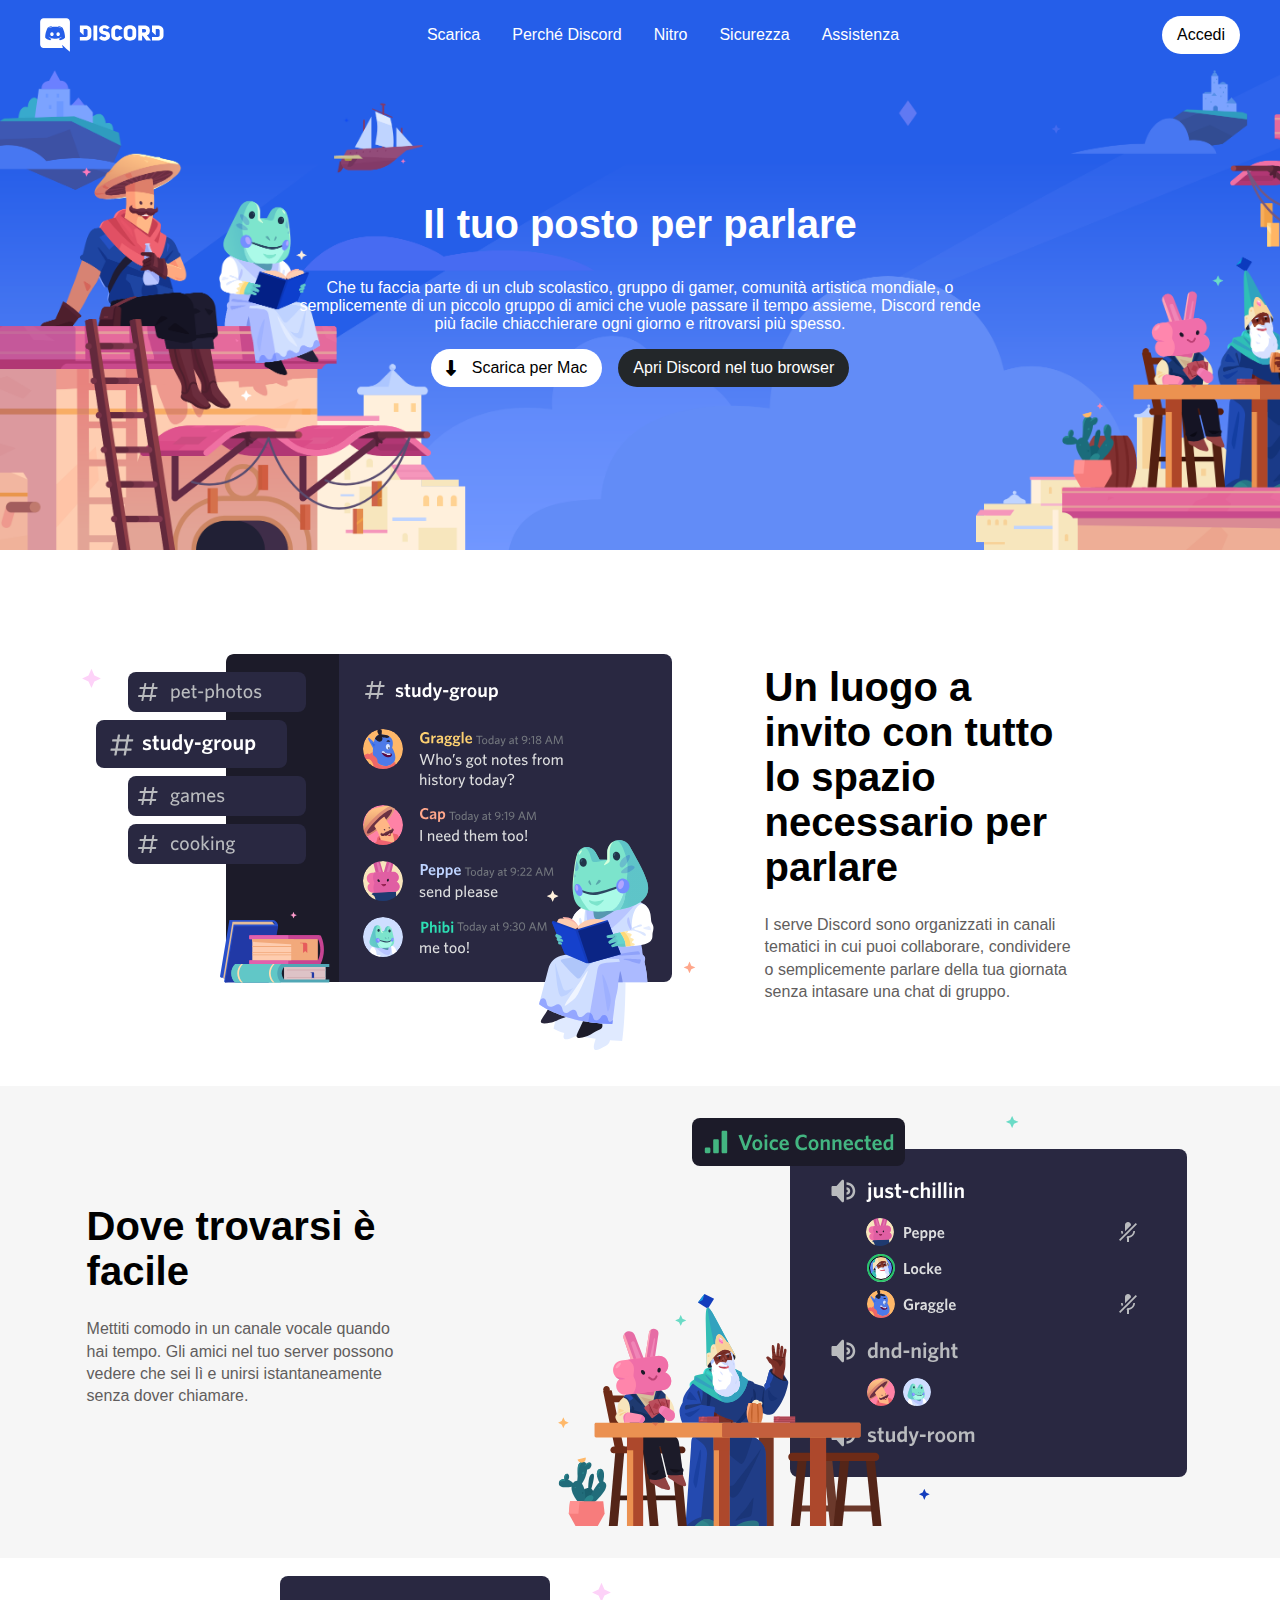
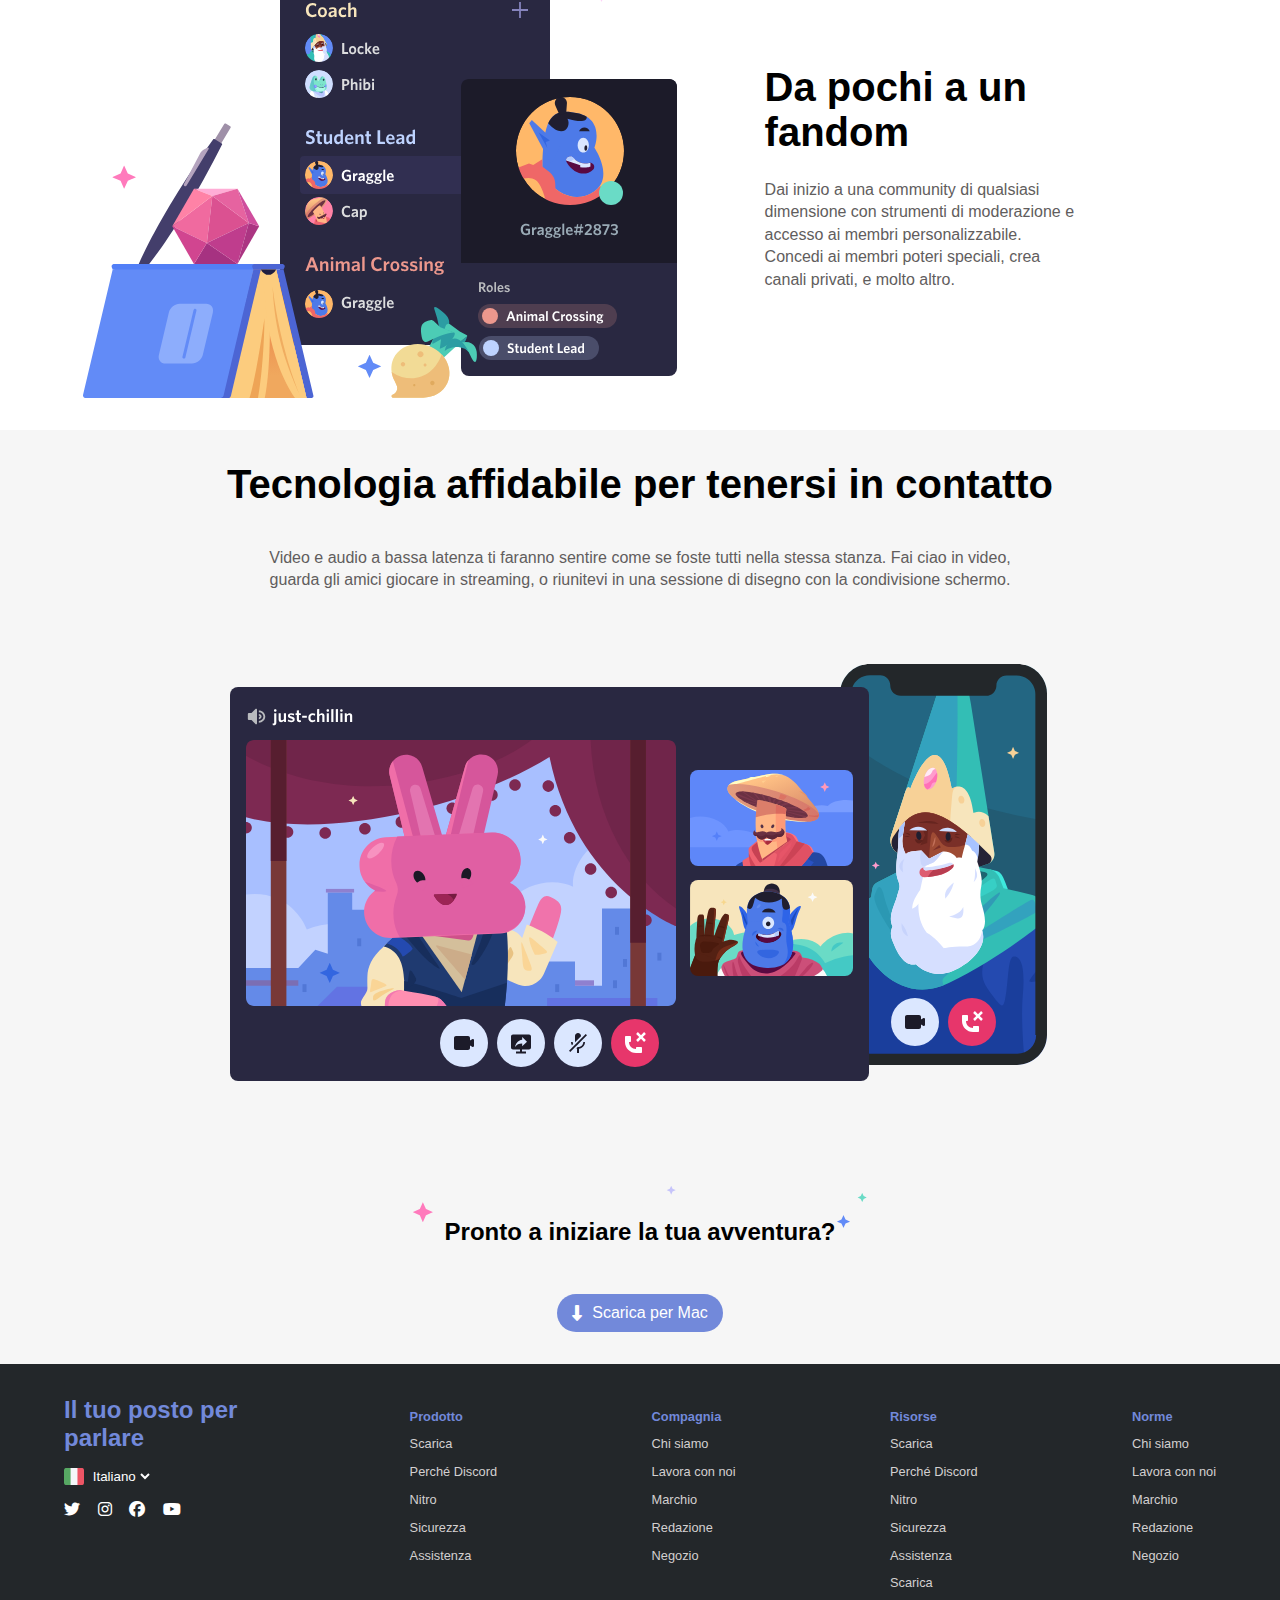
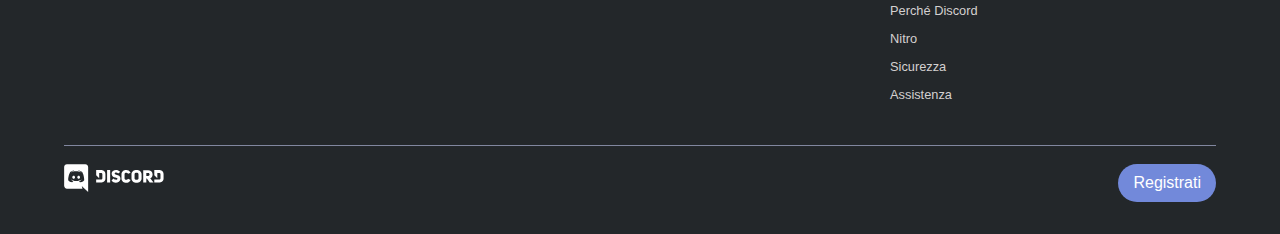
<file: index.html>
<!DOCTYPE html>
<html lang="en">

<head>
    <meta charset="UTF-8">
    <meta http-equiv="X-UA-Compatible" content="IE=edge">
    <meta name="viewport" content="width=device-width, initial-scale=1.0">
    <link rel="preconnect" href="https://fonts.googleapis.com">
    <link rel="preconnect" href="https://fonts.gstatic.com" crossorigin>
    <link href="https://fonts.googleapis.com/css2?family=Noto
    +Sans:wght@400;800&display=swap" rel="stylesheet">
    <link rel="stylesheet" href="https://cdnjs.cloudflare.com/ajax/libs/font-awesome/6.2.1/css/all.min.css">
    <link rel="stylesheet" href="./css/master.css">
    <title>Discord</title>
</head>

<body>
    <!-- header -->
    <header>
        <div class="container">

            <!-- navbar -->
            <nav class="d-flex space-between">

                <!-- logo -->
                <img src="./img/logo.svg" alt="discord logo">
                <!-- /logo -->

                <!-- links -->
                <ul class="d-flex align-center">
                    <li>Scarica</li>
                    <li>Perché Discord</li>
                    <li>Nitro</li>
                    <li>Sicurezza</li>
                    <li>Assistenza</li>
                </ul>
                <!-- /links -->

                <!-- login button -->
                <a class="reset-a btn btn-primary" href="../login.html">Accedi</a>
                <!-- /login button -->
            </nav>
            <!-- /navbar -->

            <!-- title and CTA-->
            <div class="d-flex flow-column justify-center align-center titleContainer">
                <!-- title -->
                <h1>Il tuo posto per parlare</h1>
                <p>Che tu faccia parte di un club scolastico, gruppo di gamer, comunità artistica mondiale, o
                    semplicemente di un piccolo gruppo di amici che vuole passare il tempo assieme, Discord rende più
                    facile chiacchierare ogni giorno e ritrovarsi più spesso.</p>
                <!-- ttiel -->

                <!-- CTA -->
                <div class="d-flex justify-center align-center cta">
                    <a class="reset-a btn btn-primary" href="">
                        <i class="fa-solid fa-down-long"></i>Scarica per Mac</a>
                    <a class="reset-a btn btn-secondary" href="">Apri Discord nel tuo browser</a>
                </div>
                <!-- /CTA -->
            </div>
            <!-- /title and CTA -->
        </div>
    </header>
    <!-- /header -->

    <!-- main -->
    <main>
        <!-- first section (image left) -->
        <section>
            <div class="container d-flex justify-center align-center">
                <!-- image container -->
                <div class="d-flex w-60">
                    <img src="./img/item1.svg" alt="item 1">
                </div>
                <!-- /image container -->

                <!-- section title and description -->
                <div class="d-flex w-40 flow-column titleCtaContainer">
                    <h2>Un luogo a invito con tutto lo spazio necessario per parlare</h2>
                    <p>I serve Discord sono organizzati in canali tematici in cui puoi collaborare, condividere o
                        semplicemente parlare della tua giornata senza intasare una chat di gruppo.</p>
                </div>
                <!-- /section title and description -->
            </div>
        </section>
        <!-- first section (image left) -->

        <!-- wave decoration -->
        <div aria-label="hidden" id="wave"></div>
        <!-- /wave decoration -->

        <!-- second section (image right) -->
        <section class="bg-grey">
            <div class="container d-flex justify-center align-center flow-row-reverse">
                <!-- image container -->
                <div class="d-flex w-60">
                    <img src="./img/item2.svg" alt="item 2">
                </div>
                <!-- /image container -->

                <!-- section title and description -->
                <div class="d-flex w-40 flow-column titleCtaContainer">
                    <h2>Dove trovarsi è facile</h2>
                    <p>Mettiti comodo in un canale vocale quando hai tempo. Gli amici nel tuo server possono vedere che
                        sei lì e unirsi istantaneamente senza dover chiamare.</p>
                </div>
                <!-- /section title and description -->
            </div>
        </section>
        <!-- second section (image right) -->

        <!-- wave decoration -->
        <div aria-label="hidden" id="wave" class="wave-rotate"></div>
        <!-- /wave decoration -->

        <!-- third section (image left) -->
        <section>
            <div class="container d-flex justify-center align-center">
                <!-- image container -->
                <div class="d-flex w-60">
                    <img src="./img/item3.svg" alt="item 3">
                </div>
                <!-- /image container -->

                <!-- section title and description -->
                <div class="d-flex w-40 flow-column titleCtaContainer">
                    <h2>Da pochi a un fandom</h2>
                    <p>Dai inizio a una community di qualsiasi dimensione con strumenti di moderazione e accesso ai
                        membri personalizzabile. Concedi ai membri poteri speciali, crea canali privati, e molto altro.
                    </p>
                </div>
                <!-- /section title and description -->
            </div>
        </section>
        <!-- second section (image left) -->

        <!-- wave decoration -->
        <div aria-label="hidden" id="wave"></div>
        <!-- /wave decoration -->

        <!-- last section  -->
        <section class="bg-grey">
            <div class="container d-flex flow-column justify-center align-center lastSection">
                <!-- section title and description -->
                <h2>Tecnologia affidabile per tenersi in contatto</h2>
                <p>Video e audio a bassa latenza ti faranno sentire come se foste tutti nella stessa stanza. Fai ciao in
                    video, guarda gli amici giocare in streaming, o riunitevi in una sessione di disegno con la
                    condivisione schermo.</p>
                <!-- /section title and description -->

                <!-- image last section -->
                <img src="./img/item4-big.svg" alt="item 4">
                <!-- /image last section -->

                <h3>Pronto a iniziare la tua avventura?</h3>
                <a class="reset-a btn btn-info" href="">
                    <i class="fa-solid fa-down-long"></i>Scarica per Mac</a>
            </div>
        </section>
        <!-- last section -->
    </main>
    <!-- /main -->

    <!-- footer -->
    <footer>
        <div class="container">
            <div class="topFooter d-flex space-between">
                <div class="w-20">
                    <h3>Il tuo posto per parlare</h3>
                    <div class="d-flex languageContainer">

                        <!-- language select -->
                        <img src="./img/ita.png" alt="italian flag">

                        <select name="italian" id="italian">
                            <option value="italian">Italiano</option>
                            <option value="english">English</option>
                            <option value="latin">Latino</option>
                        </select>
                        <!-- /anguage select -->
                    </div>

                     <!-- social icons -->
                     <div class="d-flex space-between socialIconsContainer">
                        <i class="fa-brands fa-twitter"></i>
                        <i class="fa-brands fa-instagram"></i>
                        <i class="fa-brands fa-facebook"></i>
                        <i class="fa-brands fa-youtube"></i>
                    </div>
                    <!-- /social icons -->
                </div>

                
                    <ul class="d-flex space-between">
                        <li class="titleList">
                            <span>Prodotto</span>
                            <ul>
                                <li>Scarica</li>
                                <li>Perché Discord</li>
                                <li>Nitro</li>
                                <li>Sicurezza</li>
                                <li>Assistenza</li>
                            </ul>
                        </li>
                        <li class="titleList"> 
                            <span>Compagnia</span>
                            <ul>
                                <li>Chi siamo</li>
                                <li>Lavora con noi</li>
                                <li>Marchio</li>
                                <li>Redazione</li>
                                <li>Negozio</li>
                            </ul>
                        </li>
                        <li class="titleList"> 
                            <span>Risorse</span>
                            <ul>
                                <li>Scarica</li>
                                <li>Perché Discord</li>
                                <li>Nitro</li>
                                <li>Sicurezza</li>
                                <li>Assistenza</li>
                                <li>Scarica</li>
                                <li>Perché Discord</li>
                                <li>Nitro</li>
                                <li>Sicurezza</li>
                                <li>Assistenza</li>
                            </ul>
                        </li>
                        <li class="titleList"> 
                            <span>Norme</span>
                            <ul>
                                <li>Chi siamo</li>
                                <li>Lavora con noi</li>
                                <li>Marchio</li>
                                <li>Redazione</li>
                                <li>Negozio</li>
                            </ul>
                        </li>
                    </ul>
             
            </div>
            <br>
            <hr>
            <br>
            <div class="bottomFooter d-flex space-between">
                <div><img src="./img/logo.svg" alt="logo discord"></div>
                <div><a class="reset-a btn btn-info" href="/">Registrati</a></div>
            </div>
        </div>
    </footer>
    <!-- /footer -->
</body>

</html>
</file>
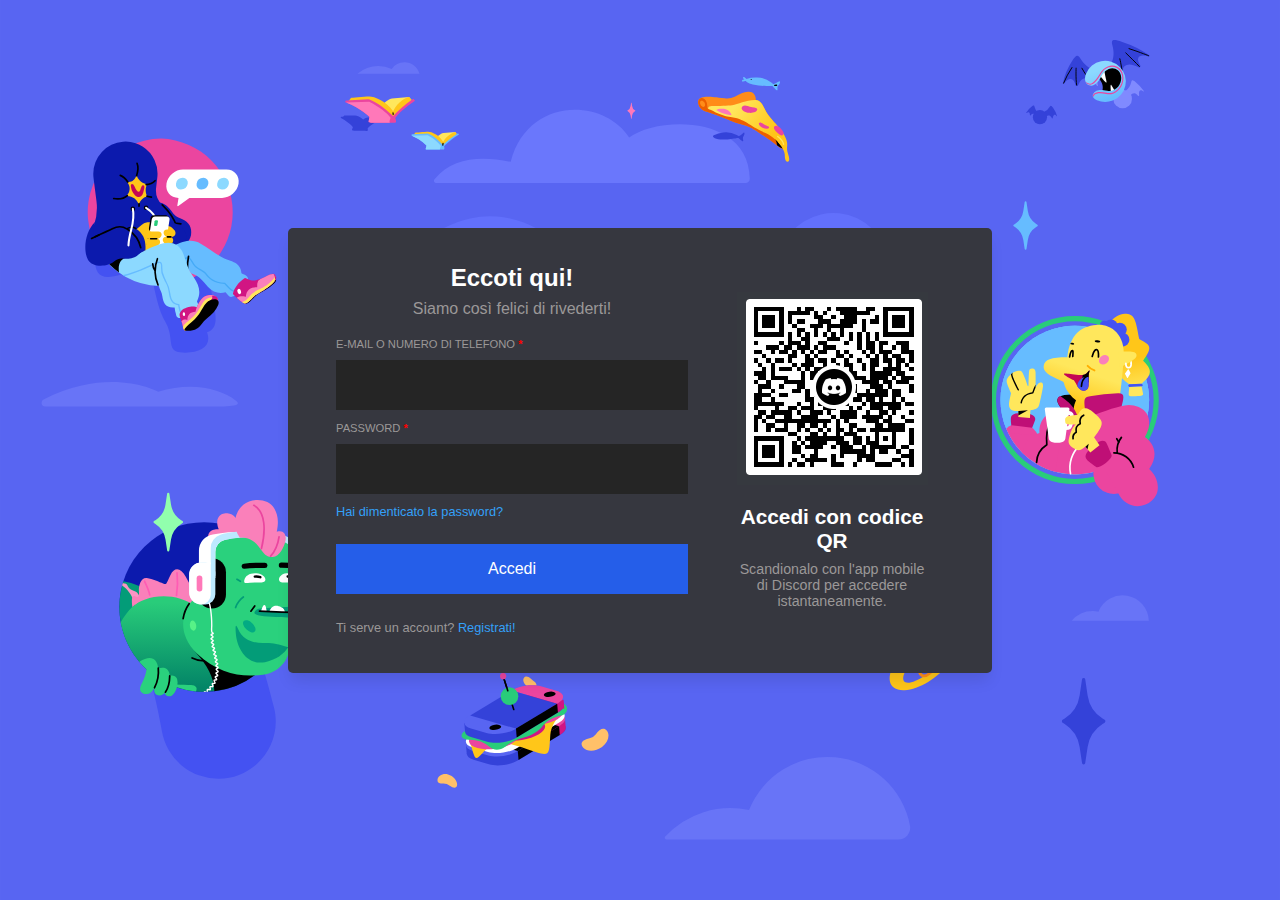
<file: login.html>
<!DOCTYPE html>
<html lang="en">

<head>
    <meta charset="UTF-8">
    <meta http-equiv="X-UA-Compatible" content="IE=edge">
    <meta name="viewport" content="width=device-width, initial-scale=1.0">
    <link rel="preconnect" href="https://fonts.googleapis.com">
    <link rel="preconnect" href="https://fonts.gstatic.com" crossorigin>
    <link href="https://fonts.googleapis.com/css2?family=Noto
    +Sans:wght@400;800&display=swap" rel="stylesheet">
    <link rel="stylesheet" href="https://cdnjs.cloudflare.com/ajax/libs/font-awesome/6.2.1/css/all.min.css">
    <link rel="stylesheet" href="./css/login.css">
    <title>Login to Discord</title>
</head>

<body>
    <!-- main  -->
    <main class="d-flex">
        <div class="d-flex container">
            <div class="w-60">
                <!-- text and form -->
                <div class="textContainer">
                    <h1>Eccoti qui!</h1>
                    <p>Siamo così felici di rivederti!</p>
                </div>

                <form action="/">
                    <label for="email">e-mail o numero di telefono</label>
                    <input type="text">
                    <label for="password">password</label>
                    <input type="password">

                    <a href="/">Hai dimenticato la password?</a>
                    <input class="btn btn-submit" type="submit" value="Accedi">
                </form>
                <!-- /text and form -->
                <span>Ti serve un account? </span><a href="">Registrati!</a>
            </div>
            <!-- qrcode -->
            <div class="w-40 qrContainer">
                <img src="./img/qrcode.png" alt="qrcode">
                <h2>Accedi con codice QR </h2>
                <p>Scandionalo con l'app mobile di Discord per accedere istantaneamente.</p>
            </div>
            <!-- /qrcode -->
        </div>
    </main>
    <!-- /main -->
</body>

</html>
</file>
<file: css/master.css>
/* general */

* {
    padding: 0;
    margin: 0;
    box-sizing: border-box;
    font-family: 'Noto Sans', sans-serif;
}

:root {
    /* Color styles */
--bg-blue: #255EE9;
--quite-black: #23272A;
--greyish: #F6F6F6;
--lightviolet: #7289DA;
}

.container{
    max-width: 1200px;
    margin: 0 auto;
}

.d-flex{
    display: flex;
    flex-flow: row wrap;
}

.flow-column{
    flex-flow: column wrap;
}

.space-between{
    justify-content: space-between;
}

.justify-center{
    justify-content: center;
}

.align-center{
    align-items: center;
}

.flow-row-reverse{
    flex-flow: row-reverse wrap;
}


.bg-grey{
    background-color: var(--greyish);
}

ul {
    list-style: none;
}

.btn-primary:hover{
    color: var(--lightviolet);
}

.btn-secondary:hover{
    background-color: #23272A;
    box-shadow: 0px 10px 15px -3px rgba(0, 0, 0, 0.1);
}

a{
    text-decoration: none;
}

.linkHovergin li:hover{
    text-decoration: underline;
}

.reset-a :focus, .reset-a :visited, .reset-a :hover, .reset-a :active, .reset-a{
    color: white;
}

.btn{
    padding: 10px 15px;
    background-color: black;
    border-radius: 20px;
    display: flex;
    justify-content: center;
    align-items: center;
}

.btn-primary{
    background-color: white;
    color: black;
}

.btn-secondary{
    background-color: var(--quite-black);
    color: white;
}

.btn-info{
    background-color: var(--lightviolet);
    color: white;
}

.w-20{
    max-width: 20%;
}

.w-40{
    max-width: 40%;
}

.w-60{
    max-width: 60%;
}

.w-70{
    max-width: 70%;
}

/* header */

header{
    background-color: var(--bg-blue);
    color: white;
    padding: 1rem 0;
    min-height: 550px;
    background-image: url('../img/jumbo.png');
    background-size: cover;
    background-attachment: center;
}

header li{
    padding: 0 1rem;
}

.titleContainer{
    min-height: 480px;
    max-width: 700px;
    margin: 0 auto;
    text-align: center;
}

h1{
    font-size: 2.5rem;
    margin-bottom: 2rem;
}

header p{
    margin-bottom: 1rem;
}

.cta :first-child{
    margin-right: 1rem;
}

/* header end */

/* main */
section{
    padding: 0 4rem 2rem 4rem;
}


.titleCtaContainer{
    padding: 2rem 8rem 2rem 1rem;
    margin: 0 auto;
}

h2{
    font-size: 2.5rem;
    margin-bottom: 1.5rem;
}

section p{
    color: rgb(97, 93, 93);
    line-height: 1.4rem;
}

main section:first-child{
    margin-top: 4rem;
}

#wave{
    width: 100%; 
    
}

.wave::after{
    display: block;
    font-size: 0;
    content: url('../img/wave.svg');
    filter: invert(100%) sepia(8%) saturate(1%) hue-rotate(169deg) brightness(115%) contrast(93%);
}

.wave-rotate{
    transform: rotate(180deg);
}

.lastSection{
   text-align: center;
   max-inline-size: 80%;
   margin: 0 auto;
}

.lastSection h2{
    margin-top: 2rem;
}

.lastSection p{
    padding: 1rem 5rem;
}

.lastSection h3{
    padding: 2rem;
    font-size: 1.5rem;
    margin-top: 3rem;
    background-image: url('../img/stars.svg');
    background-repeat: no-repeat;
    background-size: contain;
}

i{
    margin-right: 10px;
}

.lastSection a{
    margin-top: 1rem;
}
/* main end */

/* footer */

footer {
    background-color: var(--quite-black);
    color: white;
    padding: 2rem 4rem;
}

footer h3{
    color: var(--lightviolet);
    font-size: 1.5rem;
}

.languageContainer{
    margin-top: 1rem;
}
.languageContainer img{
    width: 20px;
}

select {
    background-color: transparent;
    color: white;
    border: none;
    margin-left: .3rem;
}

.socialIconsContainer{
    margin-top: 1rem;
    font-size: 1rem;
    max-width: 55%;
}

footer ul{
    min-width: 70%;
    
}

.titleList span{
    color: var(--lightviolet);
    font-weight: bold;
}

footer ul li{
    color: #d3d0d0;
    font-size: .8rem;
    margin: .8rem 0;
}

hr{
    border: none;
    border-top: 1px solid #81879f;
}

.bottomFooter img{
    width: 100px;
}

/* footer end */
</file>
<file: css/login.css>
* {
    padding: 0;
    margin: 0;
    box-sizing: border-box;
    font-family: 'Noto Sans', sans-serif;
    color: white;
}

:root {
    /* Color styles */
    --bg-blue: #255EE9;
    --quite-black: #36373f;
    --greyish: #F6F6F6;
    --lightviolet: #7289DA;
}

main {
    min-height: 100vh;
    background-image: url('../img/bg-login.svg');
    background-repeat: no-repeat;
    background-size: cover;
}

.d-flex {
    display: flex;
    flex-flow: row wrap;
    justify-content: center;
    align-items: center;
}

.w-40 {
    width: 40%;
}

.w-60 {
    width: 60%;
}

.container {
    width: 55%;
    min-height: 40vh;
    background-color: var(--quite-black);
    padding: 2rem;
    box-shadow: 0px 10px 15px -3px rgba(0, 0, 0, 0.1);
    border-radius: 5px;
}

.textContainer {
    text-align: center;
}

h1 {
    font-size: 1.5rem;
}

p {
    font-size: 1rem;
    margin-top: .5rem;
    color: #9b9898;
}

form {

    margin: 1rem;
}

input {
    width: 100%;
    margin: .5rem 0;
    background-color: #252525;
    border: none;
    padding: 1rem;
    color: white;
    font-size: 1rem;
}

label {
    text-transform: uppercase;
    color: #9b9898;
    font-size: .7rem;
}

label::after {
    content: '\ *';
    color: red;
    font-weight: bold;
}

a {
    text-decoration: none;
    font-size: .8rem;
    color: rgb(52, 160, 248);

}

.btn {
    margin-top: 1.5rem;
    background-color: var(--bg-blue);
}

span {
    font-size: .8rem;
    padding-left: 1rem;
    color:#9b9898;
}

.qrContainer {
    text-align: center;
    padding: 2rem;
}

.qrContainer h2 {
    font-size: 1.3rem;
    margin-top: 1rem;
}

.qrContainer p {
    font-size: .89rem;
}
</file>
